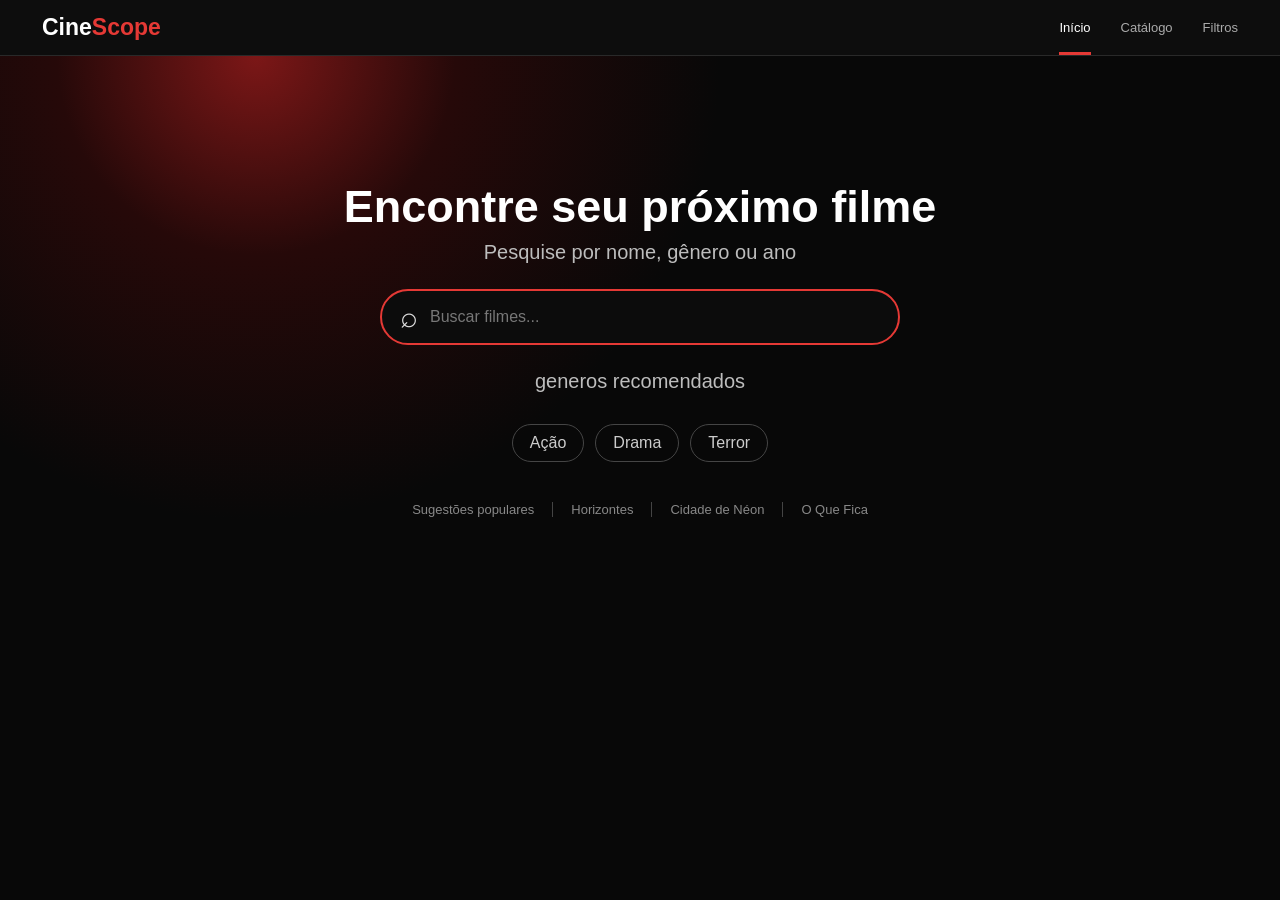
<file: index.html>
<!DOCTYPE html>
<html lang="pt-BR">
<head>
    <meta charset="UTF-8">
    <meta name="viewport" content="width=device-width, initial-scale=1.0">
    <title>CineScope</title>
    
    <link rel="stylesheet" href="css/style.css">
</head>

<body>

    <header>

        <div class="logo">
            Cine<span>Scope</span>
        </div>

        <nav>
            <a href="./index.html" class="ativo">Início</a>
            <a href="pages/catalogo.html" >Catálogo</a>
            <a href="pages/filtro.html">Filtros</a>
        </nav>

    </header>


    <main>

        <section class="conteudo">

            <h1>Encontre seu próximo filme</h1>

            <p>Pesquise por nome, gênero ou ano</p>


            <div class="pesquisa">

                <span>⌕</span>

                <input
                    type="text"
                    placeholder="Buscar filmes..."
                >

            </div>
            <p></p>
            <p>generos recomendados</p>
            <div class="generos">

            <a href="pages/acao.html">Ação</a>
            <a href="pages/drama.html">Drama</a>
            <a href="pages/terror.html">Terror</a>
            <!-- <a href="pages/comedia.html">Comédia</a>
            <a href="pages/ficcao.html">Ficção Científica</a>
            <a href="pages/documentario.html">Documentário</a> -->

            </div>


            <div class="sugestoes">

                <a href="#">Sugestões populares</a>
                <a href="#">Horizontes</a>
                <a href="#">Cidade de Néon</a>
                <a href="#">O Que Fica</a>

            </div>

        </section>

    </main>

</body>
</html>
</file>
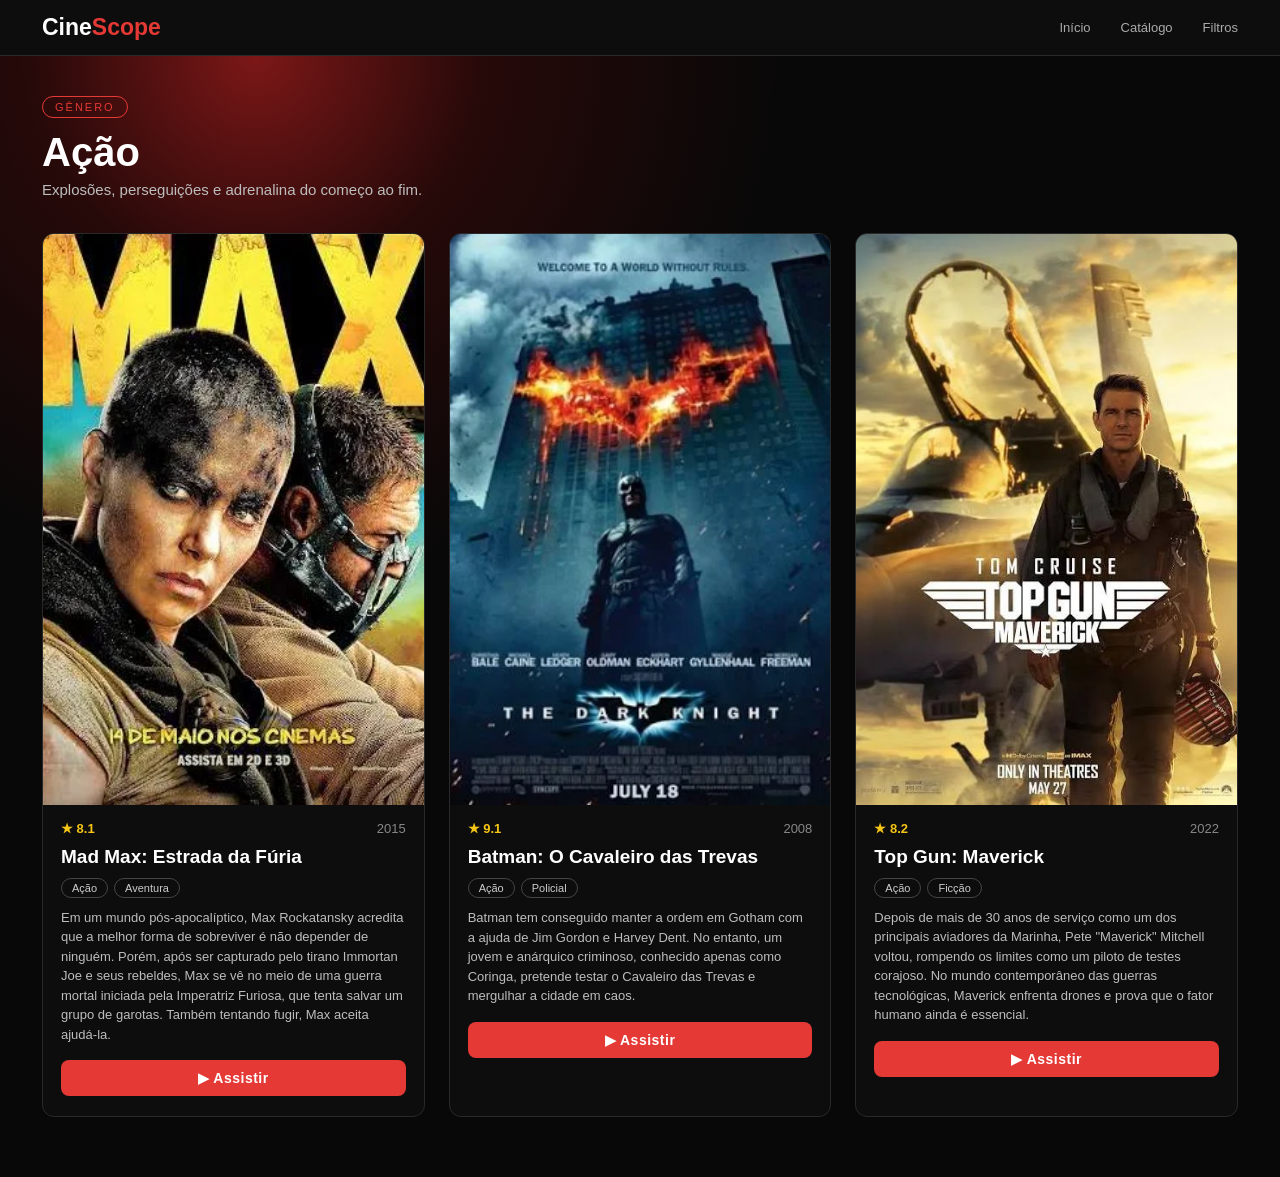
<file: pages/acao.html>
<!DOCTYPE html>
<html lang="pt-BR">
<head>
    <meta charset="UTF-8">
    <meta name="viewport" content="width=device-width, initial-scale=1.0">
    <title>Ação — CineScope</title>
    <link rel="stylesheet" href="../css/style.css">
    <link rel="stylesheet" href="../css/acao.css">
</head>
<body>

    <header>
        <div class="logo">Cine<span>Scope</span></div>
        <nav>
            <a href="../index.html">Início</a>
            <a href="catalogo.html" >Catálogo</a>
            <!-- <a href="#">Favoritos</a> -->
            <a href="filtro.html">Filtros</a>
        </nav>
    </header>

    <main class="pagina-genero">

        <div class="titulo-genero">
            <span class="tag">Gênero</span>
            <h1>Ação</h1>
            <p>Explosões, perseguições e adrenalina do começo ao fim.</p>
        </div>

        <div class="filmes-grid">

            <!-- ===== Filme 1 ===== -->
            <article class="filme-card">
                <img class="filme-capa"
                     src="../images/mad-max.webp"
                     alt="Capa do filme">
                <div class="filme-info">
                    <div class="filme-topo">
                        <span class="filme-nota">★ 8.1</span>
                        <span class="filme-ano">2015</span>
                    </div>
                    <h2 class="filme-nome">Mad Max: Estrada da Fúria</h2>
                    <div class="filme-generos">
                        <span>Ação</span>
                        <span>Aventura</span>
                    </div>
                    <p class="filme-sinopse">
                        Em um mundo pós-apocalíptico, Max Rockatansky acredita que a melhor forma de 
                        sobreviver é não depender de ninguém. Porém, após ser capturado pelo tirano 
                        Immortan Joe e seus rebeldes, Max se vê no meio de uma guerra mortal iniciada pela 
                        Imperatriz Furiosa, que tenta salvar um grupo de garotas. Também tentando fugir, 
                        Max aceita ajudá-la.
                    </p>
                    <a class="filme-assistir"
                       href="https://www.netflix.com/br/title/80025919"
                       target="_blank"
                       rel="noopener noreferrer">
                        ▶ Assistir
                    </a>
                </div>
            </article>

            <!-- ===== Filme 2 ===== -->
            <article class="filme-card">
                <img class="filme-capa"
                     src="../images/batman-cavaleiro.webp"
                     alt="Capa do filme">
                <div class="filme-info">
                    <div class="filme-topo">
                        <span class="filme-nota">★ 9.1</span>
                        <span class="filme-ano">2008</span>
                    </div>
                    <h2 class="filme-nome">Batman: O Cavaleiro das Trevas</h2>
                    <div class="filme-generos">
                        <span>Ação</span>
                        <span>Policial</span>
                    </div>
                    <p class="filme-sinopse">
                        Batman tem conseguido manter a ordem em Gotham com a ajuda de 
                        Jim Gordon e Harvey Dent. No entanto, um jovem e anárquico criminoso, 
                        conhecido apenas como Coringa, pretende testar o Cavaleiro das Trevas e 
                        mergulhar a cidade em caos.
                    </p>
                    <a class="filme-assistir"
                       href="https://www.primevideo.com/-/pt/detail/0JKQMPWCE3RTK5TFZCSIC3H7XO"
                       target="_blank"
                       rel="noopener noreferrer">
                        ▶ Assistir
                    </a>
                </div>
            </article>

            <!-- ===== Filme 3 ===== -->
            <article class="filme-card">
                <img class="filme-capa"
                     src="../images/Top-Gun-Maverickwebp.webp"
                     alt="Capa do filme">
                <div class="filme-info">
                    <div class="filme-topo">
                        <span class="filme-nota">★ 8.2</span>
                        <span class="filme-ano">2022</span>
                    </div>
                    <h2 class="filme-nome">Top Gun: Maverick</h2>
                    <div class="filme-generos">
                        <span>Ação</span>
                        <span>Ficção</span>
                    </div>
                    <p class="filme-sinopse">
                        Depois de mais de 30 anos de serviço como um dos principais 
                        aviadores da Marinha, Pete "Maverick" Mitchell voltou, 
                        rompendo os limites como um piloto de testes corajoso. 
                        No mundo contemporâneo das guerras tecnológicas, Maverick 
                        enfrenta drones e prova que o fator humano ainda é essencial.
                    </p>
                    <a class="filme-assistir"
                       href="https://www.netflix.com/br/title/81198910"
                       target="_blank"
                       rel="noopener noreferrer">
                        ▶ Assistir
                    </a>
                </div>
            </article>

        </div>

    </main>

</body>
</html>
</file>
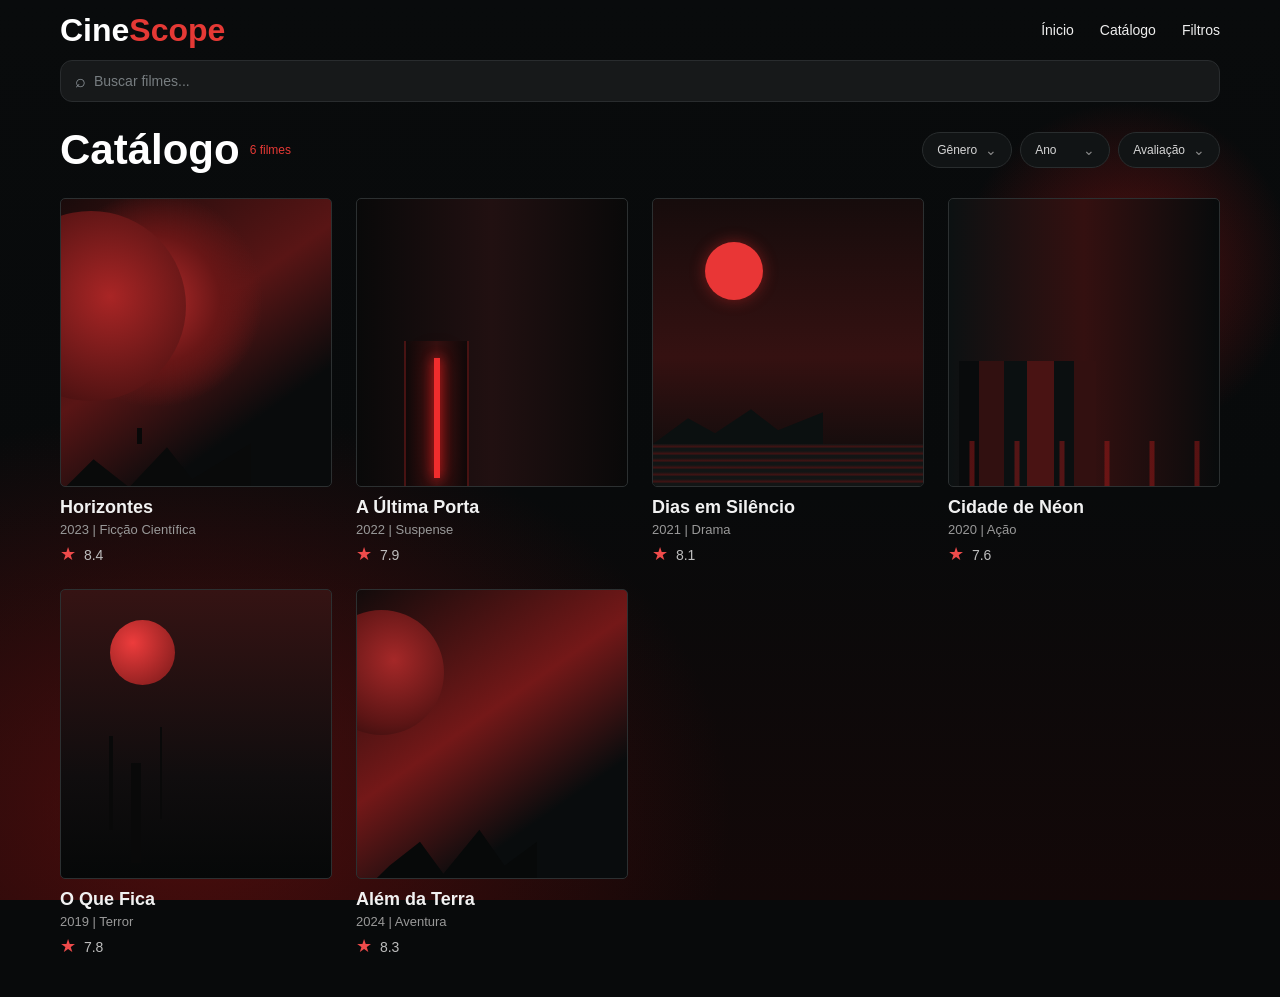
<file: pages/catalago.html>
<!DOCTYPE html>
<html lang="pt-BR">

<head>
    <meta charset="UTF-8">

    <meta name="viewport" content="width=device-width, initial-scale=1.0">

    <title>CineScope</title>  
    
    <link rel="stylesheet" href="../css/catalogo.css">
</head>

<body>

    <!-- Fundo da página -->
    <div class="fundo"></div>


    <!-- Conteúdo principal -->
    <main class="container">

        <!-- Cabeçalho -->
        <header>

            <!-- Logo -->
            <div class="logo">
                Cine<span>Scope</span>
            </div>


            <!-- Menu -->
            <nav>
                <a href="../index.html">Ínicio</a>
                <a href="pages/catalago.html" >Catálogo</a>
                <!-- <a href="#">Favoritos</a> -->
                <a href="../pages/filtro.html">Filtros</a>
            </nav>

        </header>


        <!-- Barra de pesquisa -->
        <div class="pesquisa">

            <span class="icone">⌕</span>

            <input
                type="text"
                placeholder="Buscar filmes..."
            >

        </div>


        <!-- Título do catálogo -->
        <section class="titulo-catalogo">

            <div>
                <h1>Catálogo</h1>

                <span>6 filmes</span>
            </div>


            <!-- Filtros -->
            <div class="filtros">

                <button>
                    Gênero
                    <span>⌄</span>
                </button>

                <button>
                    Ano
                    <span>⌄</span>
                </button>

                <button>
                    Avaliação
                    <span>⌄</span>
                </button>

            </div>

        </section>


        <!-- Catálogo de filmes -->
        <section class="catalogo">


            <!-- FILME 1 -->
            <article class="filme">

                <div class="poster poster1">

                    <!-- <span class="favorito">♡</span> -->

                    <div class="lua"></div>

                    <div class="montanha"></div>

                    <div class="personagem"></div>

                </div>


                <h2>Horizontes</h2>

                <p class="informacoes">
                    2023 | Ficção Científica
                </p>

                <p class="avaliacao">
                    <span>★</span> 8.4
                </p>

            </article>


            <!-- FILME 2 -->
            <article class="filme">

                <div class="poster poster2">

                    <!-- <span class="favorito">♡</span> -->

                    <div class="porta"></div>

                    <div class="luz"></div>

                </div>


                <h2>A Última Porta</h2>

                <p class="informacoes">
                    2022 | Suspense
                </p>

                <p class="avaliacao">
                    <span>★</span> 7.9
                </p>

            </article>


            <!-- FILME 3 -->
            <article class="filme">

                <div class="poster poster3">

                    <!-- <span class="favorito">♡</span> -->

                    <div class="sol"></div>

                    <div class="montanhas"></div>

                    <div class="agua"></div>

                </div>


                <h2>Dias em Silêncio</h2>

                <p class="informacoes">
                    2021 | Drama
                </p>

                <p class="avaliacao">
                    <span>★</span> 8.1
                </p>

            </article>


            <!-- FILME 4 -->
            <article class="filme">

                <div class="poster poster4">

                    <!-- <span class="favorito">♡</span> -->

                    <div class="predios"></div>

                    <div class="reflexo"></div>

                </div>


                <h2>Cidade de Néon</h2>

                <p class="informacoes">
                    2020 | Ação
                </p>

                <p class="avaliacao">
                    <span>★</span> 7.6
                </p>

            </article>


            <!-- FILME 5 -->
            <article class="filme">

                <div class="poster poster5">

                    <!-- <span class="favorito">♡</span> -->

                    <div class="lua-cheia"></div>

                    <div class="arvore"></div>

                </div>


                <h2>O Que Fica</h2>

                <p class="informacoes">
                    2019 | Terror
                </p>

                <p class="avaliacao">
                    <span>★</span> 7.8
                </p>

            </article>


            <!-- FILME 6 -->
            <article class="filme">

                <div class="poster poster6">

                    <!-- <span class="favorito">♡</span> -->

                    <div class="planeta"></div>

                    <div class="montanha-final"></div>

                </div>


                <h2>Além da Terra</h2>

                <p class="informacoes">
                    2024 | Aventura
                </p>

                <p class="avaliacao">
                    <span>★</span> 8.3
                </p>

            </article>

        </section>

    </main>

</body>

</html>
</file>
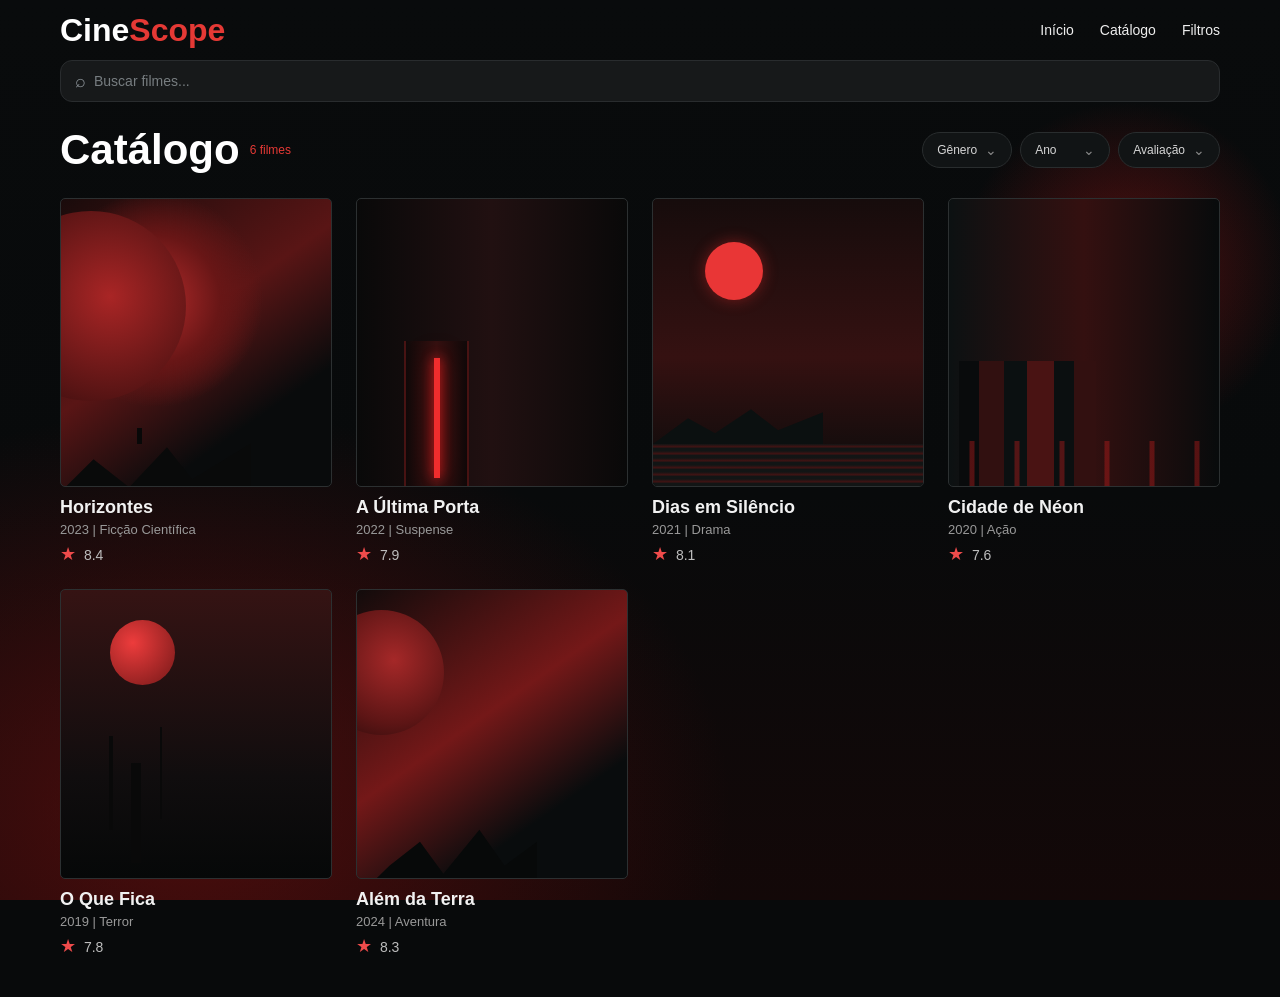
<file: pages/catalogo.html>
<!DOCTYPE html>
<html lang="pt-BR">

<head>
    <meta charset="UTF-8">

    <meta name="viewport" content="width=device-width, initial-scale=1.0">

    <title>CineScope</title>  
    
    <link rel="stylesheet" href="../css/catalogo.css">
</head>

<body>

    <!-- Fundo da página -->
    <div class="fundo"></div>


    <!-- Conteúdo principal -->
    <main class="container">

        <!-- Cabeçalho -->
        <header>

            <!-- Logo -->
            <div class="logo">
                Cine<span>Scope</span>
            </div>


            <!-- Menu -->
            <nav>
                <a href="../index.html">Início</a>
                <a href="catalogo.html">Catálogo</a>
                <!-- <a href="#">Favoritos</a> -->
                <a href="filtro.html">Filtros</a>
            </nav>

        </header>


        <!-- Barra de pesquisa -->
        <div class="pesquisa">

            <span class="icone">⌕</span>

            <input
                type="text"
                placeholder="Buscar filmes..."
            >

        </div>


        <!-- Título do catálogo -->
        <section class="titulo-catalogo">

            <div>
                <h1>Catálogo</h1>

                <span>6 filmes</span>
            </div>


            <!-- Filtros -->
            <div class="filtros">

                <button>
                    Gênero
                    <span>⌄</span>
                </button>

                <button>
                    Ano
                    <span>⌄</span>
                </button>

                <button>
                    Avaliação
                    <span>⌄</span>
                </button>

            </div>

        </section>


        <!-- Catálogo de filmes -->
        <section class="catalogo">


            <!-- FILME 1 -->
            <article class="filme">

                <div class="poster poster1">

                    <!-- <span class="favorito">♡</span> -->

                    <div class="lua"></div>

                    <div class="montanha"></div>

                    <div class="personagem"></div>

                </div>


                <h2>Horizontes</h2>

                <p class="informacoes">
                    2023 | Ficção Científica
                </p>

                <p class="avaliacao">
                    <span>★</span> 8.4
                </p>

            </article>


            <!-- FILME 2 -->
            <article class="filme">

                <div class="poster poster2">

                    <!-- <span class="favorito">♡</span> -->

                    <div class="porta"></div>

                    <div class="luz"></div>

                </div>


                <h2>A Última Porta</h2>

                <p class="informacoes">
                    2022 | Suspense
                </p>

                <p class="avaliacao">
                    <span>★</span> 7.9
                </p>

            </article>


            <!-- FILME 3 -->
            <article class="filme">

                <div class="poster poster3">

                    <!-- <span class="favorito">♡</span> -->

                    <div class="sol"></div>

                    <div class="montanhas"></div>

                    <div class="agua"></div>

                </div>


                <h2>Dias em Silêncio</h2>

                <p class="informacoes">
                    2021 | Drama
                </p>

                <p class="avaliacao">
                    <span>★</span> 8.1
                </p>

            </article>


            <!-- FILME 4 -->
            <article class="filme">

                <div class="poster poster4">

                    <!-- <span class="favorito">♡</span> -->

                    <div class="predios"></div>

                    <div class="reflexo"></div>

                </div>


                <h2>Cidade de Néon</h2>

                <p class="informacoes">
                    2020 | Ação
                </p>

                <p class="avaliacao">
                    <span>★</span> 7.6
                </p>

            </article>


            <!-- FILME 5 -->
            <article class="filme">

                <div class="poster poster5">

                    <!-- <span class="favorito">♡</span> -->

                    <div class="lua-cheia"></div>

                    <div class="arvore"></div>

                </div>


                <h2>O Que Fica</h2>

                <p class="informacoes">
                    2019 | Terror
                </p>

                <p class="avaliacao">
                    <span>★</span> 7.8
                </p>

            </article>


            <!-- FILME 6 -->
            <article class="filme">

                <div class="poster poster6">

                    <!-- <span class="favorito">♡</span> -->

                    <div class="planeta"></div>

                    <div class="montanha-final"></div>

                </div>


                <h2>Além da Terra</h2>

                <p class="informacoes">
                    2024 | Aventura
                </p>

                <p class="avaliacao">
                    <span>★</span> 8.3
                </p>

            </article>

        </section>

    </main>

</body>

</html>
</file>
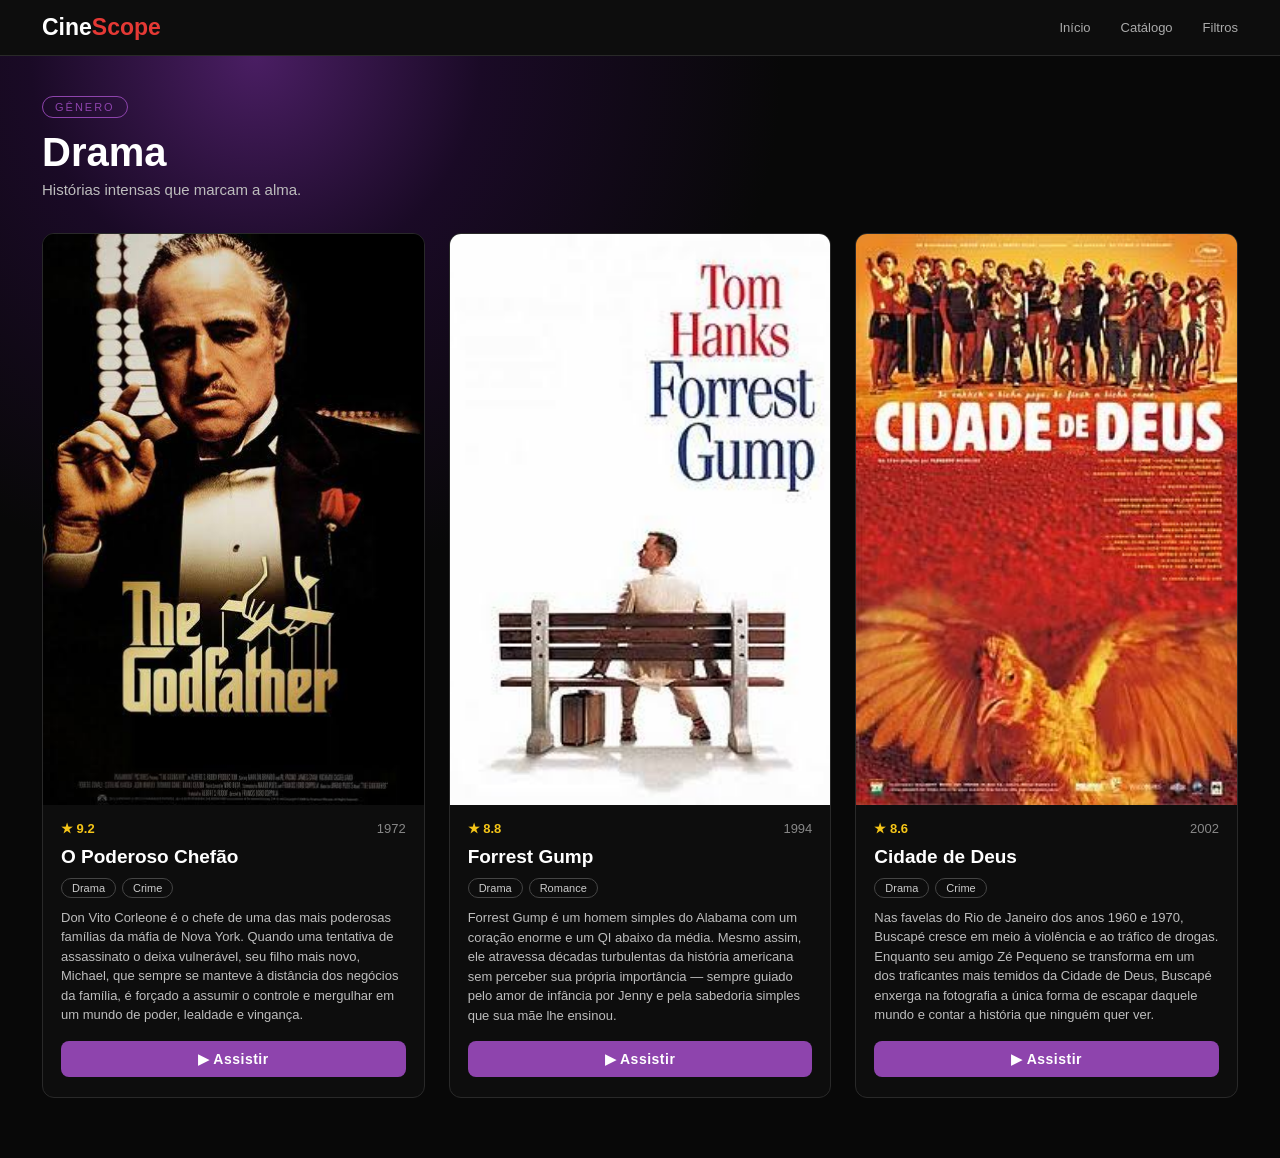
<file: pages/drama.html>
<!DOCTYPE html>
<html lang="pt-BR">
<head>
    <meta charset="UTF-8">
    <meta name="viewport" content="width=device-width, initial-scale=1.0">
    <title>Drama — CineScope</title>
    <link rel="stylesheet" href="../css/style.css">
    <link rel="stylesheet" href="../css/drama.css">
</head>
<body>

    <header>
        <div class="logo">Cine<span>Scope</span></div>
        <nav>
            <a href="../index.html">Início</a>
            <a href="catalogo.html" >Catálogo</a>
            <!-- <a href="#">Favoritos</a> -->
            <a href="filtro.html">Filtros</a>
        </nav>
    </header>

    <main class="pagina-genero">

        <div class="titulo-genero">
            <span class="tag">Gênero</span>
            <h1>Drama</h1>
            <p>Histórias intensas que marcam a alma.</p>
        </div>

        <div class="filmes-grid">

            <!-- ===== Filme 1 ===== -->
            <article class="filme-card">
                <img class="filme-capa"
                     src="../images/o-poderoso-chefao.jpg"
                     alt="Capa do filme">
                <div class="filme-info">
                    <div class="filme-topo">
                        <span class="filme-nota">★ 9.2</span>
                        <span class="filme-ano">1972</span>
                    </div>
                    <h2 class="filme-nome">O Poderoso Chefão</h2>
                    <div class="filme-generos">
                        <span>Drama</span>
                        <span>Crime</span>
                    </div>
                    <p class="filme-sinopse">
                        Don Vito Corleone é o chefe de uma das mais poderosas
                        famílias da máfia de Nova York. Quando uma tentativa de
                        assassinato o deixa vulnerável, seu filho mais novo,
                        Michael, que sempre se manteve à distância dos negócios
                        da família, é forçado a assumir o controle e mergulhar
                        em um mundo de poder, lealdade e vingança.
                    </p>
                    <a class="filme-assistir"
                       href="https://www.netflix.com/br/title/60011152"
                       target="_blank"
                       rel="noopener noreferrer">
                        ▶ Assistir
                    </a>
                </div>
            </article>

            <!-- ===== Filme 2 ===== -->
            <article class="filme-card">
                <img class="filme-capa"
                     src="../images/forest-gump.jpg"
                     alt="Capa do filme">
                <div class="filme-info">
                    <div class="filme-topo">
                        <span class="filme-nota">★ 8.8</span>
                        <span class="filme-ano">1994</span>
                    </div>
                    <h2 class="filme-nome">Forrest Gump</h2>
                    <div class="filme-generos">
                        <span>Drama</span>
                        <span>Romance</span>
                    </div>
                    <p class="filme-sinopse">
                        Forrest Gump é um homem simples do Alabama com um coração
                        enorme e um QI abaixo da média. Mesmo assim, ele atravessa
                        décadas turbulentas da história americana sem perceber
                        sua própria importância — sempre guiado pelo amor de
                        infância por Jenny e pela sabedoria simples que sua mãe
                        lhe ensinou.
                    </p>
                    <a class="filme-assistir"
                       href="https://www.netflix.com/br/title/60000724"
                       target="_blank"
                       rel="noopener noreferrer">
                        ▶ Assistir
                    </a>
                </div>
            </article>

            <!-- ===== Filme 3 ===== -->
            <article class="filme-card">
                <img class="filme-capa"
                     src="../images/CDD.jpg"
                     alt="Capa do filme">
                <div class="filme-info">
                    <div class="filme-topo">
                        <span class="filme-nota">★ 8.6</span>
                        <span class="filme-ano">2002</span>
                    </div>
                    <h2 class="filme-nome">Cidade de Deus</h2>
                    <div class="filme-generos">
                        <span>Drama</span>
                        <span>Crime</span>
                    </div>
                    <p class="filme-sinopse">
                        Nas favelas do Rio de Janeiro dos anos 1960 e 1970,
                        Buscapé cresce em meio à violência e ao tráfico de drogas.
                        Enquanto seu amigo Zé Pequeno se transforma em um dos
                        traficantes mais temidos da Cidade de Deus, Buscapé
                        enxerga na fotografia a única forma de escapar daquele
                        mundo e contar a história que ninguém quer ver.
                    </p>
                    <a class="filme-assistir"
                       href="https://www.netflix.com/br/title/60026106"
                       target="_blank"
                       rel="noopener noreferrer">
                        ▶ Assistir
                    </a>
                </div>
            </article>

        </div>

    </main>

</body>
</html>
</file>
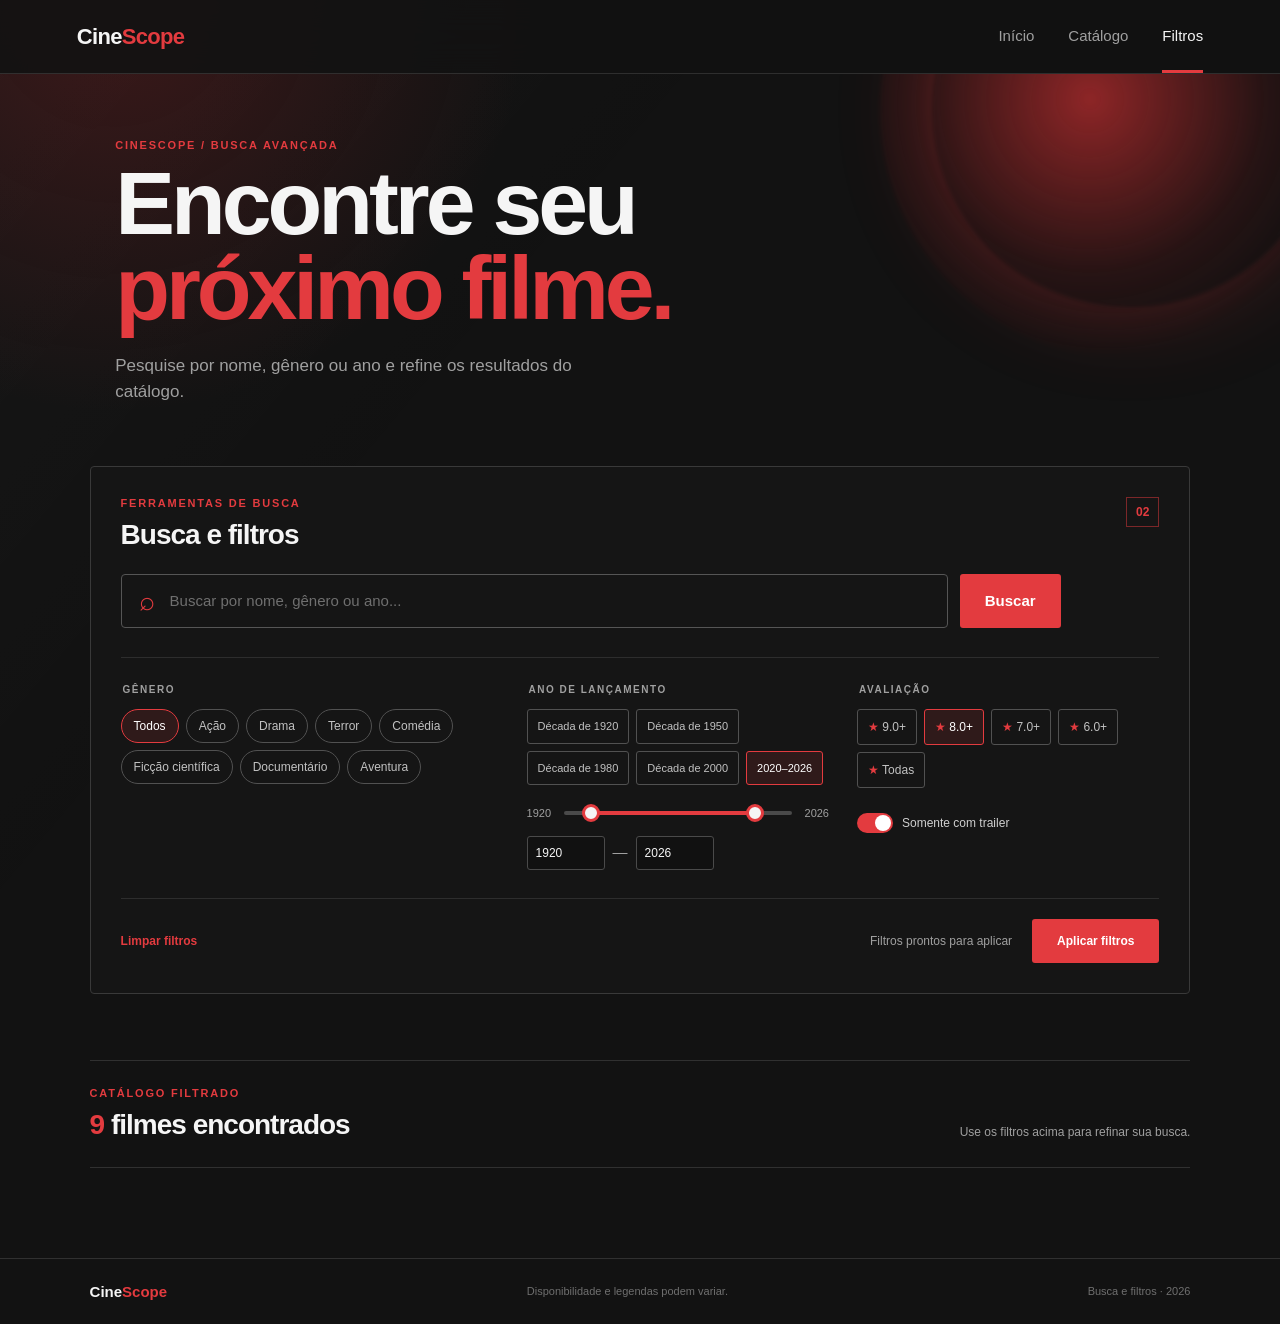
<file: pages/filtro.html>
<!doctype html>
<html lang="pt-BR">
<head>
  <meta charset="UTF-8" />
  <meta name="viewport" content="width=device-width, initial-scale=1.0" />

  <meta
    name="description"
    content="CineScope — busca e filtros de filmes."
  />

  <title>CineScope — Busca e filtros</title>

  <!-- CSS da página -->
  <link rel="stylesheet" href="../css/filtro.css" />
</head>

<body>

  <!-- ============================
       CABEÇALHO
       ============================ -->

  <header class="site-header">

    <a class="brand" href="#filtros">
      <span>Cine</span><strong>Scope</strong>
    </a>

    <nav class="main-nav" aria-label="Navegação principal">
      <a href="../index.html">Início</a>
      <a href="catalogo.html">Catálogo</a>
      <a href="filtro.html" class="active">Filtros</a>
    </nav>

  </header>


  <main>

    <!-- ============================
         APRESENTAÇÃO
         ============================ -->

    <section class="hero" id="filtros">

      <div class="hero-copy">

        <p class="eyebrow">
          CINESCOPE / BUSCA AVANÇADA
        </p>

        <h1>
          Encontre seu<br />
          <em>próximo filme.</em>
        </h1>

        <p class="hero-text">
          Pesquise por nome, gênero ou ano e refine os resultados do catálogo.
        </p>

      </div>

      <div
        class="hero-orbit"
        aria-hidden="true">
      </div>

    </section>


    <!-- ============================
         PAINEL DE BUSCA
         ============================ -->

    <section
      class="search-panel"
      aria-labelledby="titulo-filtros"
    >

      <div class="panel-title">

        <div>

          <p class="eyebrow">
            FERRAMENTAS DE BUSCA
          </p>

          <h2 id="titulo-filtros">
            Busca e filtros
          </h2>

        </div>

        <span class="panel-index">
          02
        </span>

      </div>


      <!-- ============================
           BUSCA
           ============================ -->

      <form
        action="#resultados"
        class="search-row"
      >

        <label class="search-box">

          <span aria-hidden="true">
            ⌕
          </span>

          <input
            type="search"
            name="busca"
            placeholder="Buscar por nome, gênero ou ano..."
          />

        </label>

        <button
          class="button button-red"
          type="submit"
        >
          Buscar
        </button>

      </form>


      <!-- ============================
           FILTROS
           ============================ -->

      <div class="filter-grid">


        <!-- ============================
             FILTRO DE GÊNERO
             ============================ -->

        <fieldset class="filter-group">

          <legend>
            Gênero
          </legend>

          <div class="chips">

            <label class="chip selected">
              <input
                type="radio"
                name="genero"
                value="todos"
                checked
              />
              Todos
            </label>

            <label class="chip">
              <input
                type="radio"
                name="genero"
                value="acao"
              />
              Ação
            </label>

            <label class="chip">
              <input
                type="radio"
                name="genero"
                value="drama"
              />
              Drama
            </label>

            <label class="chip">
              <input
                type="radio"
                name="genero"
                value="terror"
              />
              Terror
            </label>

            <label class="chip">
              <input
                type="radio"
                name="genero"
                value="comedia"
              />
              Comédia
            </label>

            <label class="chip">
              <input
                type="radio"
                name="genero"
                value="ficcao"
              />
              Ficção científica
            </label>

            <label class="chip">
              <input
                type="radio"
                name="genero"
                value="documentario"
              />
              Documentário
            </label>

            <label class="chip">
              <input
                type="radio"
                name="genero"
                value="aventura"
              />
              Aventura
            </label>

          </div>

        </fieldset>


        <!-- ============================
             FILTRO DE ANO
             ============================ -->

        <fieldset class="filter-group">

          <legend>
            Ano de lançamento
          </legend>

          <div class="decades">

            <label>
              <input
                type="radio"
                name="ano"
                value="1920"
              />
              Década de 1920
            </label>

            <label>
              <input
                type="radio"
                name="ano"
                value="1950"
              />
              Década de 1950
            </label>

            <label>
              <input
                type="radio"
                name="ano"
                value="1980"
              />
              Década de 1980
            </label>

            <label>
              <input
                type="radio"
                name="ano"
                value="2000"
              />
              Década de 2000
            </label>

            <label class="active">
              <input
                type="radio"
                name="ano"
                value="2020-2026"
                checked
              />
              2020–2026
            </label>

          </div>


          <div class="range-row">

            <span>
              1920
            </span>

            <div class="range-line">
              <i></i>
            </div>

            <span>
              2026
            </span>

          </div>


          <div class="year-inputs">

            <input
              type="number"
              name="ano-inicial"
              value="1920"
              min="1888"
              max="2026"
              aria-label="Ano inicial"
            />

            <span>
              —
            </span>

            <input
              type="number"
              name="ano-final"
              value="2026"
              min="1888"
              max="2026"
              aria-label="Ano final"
            />

          </div>

        </fieldset>


        <!-- ============================
             FILTRO DE AVALIAÇÃO
             ============================ -->

        <fieldset class="filter-group rating-group">

          <legend>
            Avaliação
          </legend>

          <div class="rating-options">

            <label>
              <input
                type="radio"
                name="avaliacao"
                value="9"
              />
              ★ 9.0+
            </label>

            <label class="active">
              <input
                type="radio"
                name="avaliacao"
                value="8"
                checked
              />
              ★ 8.0+
            </label>

            <label>
              <input
                type="radio"
                name="avaliacao"
                value="7"
              />
              ★ 7.0+
            </label>

            <label>
              <input
                type="radio"
                name="avaliacao"
                value="6"
              />
              ★ 6.0+
            </label>

            <label>
              <input
                type="radio"
                name="avaliacao"
                value="todas"
              />
              ★ Todas
            </label>

          </div>


          <!-- ============================
               FILTRO DE TRAILER
               ============================ -->

          <label class="toggle-line">

            <input
              type="checkbox"
              name="trailer"
              checked
            />

            <span
              class="toggle"
              aria-hidden="true">
            </span>

            <span>
              Somente com trailer
            </span>

          </label>

        </fieldset>

      </div>


      <!-- ============================
           AÇÕES DOS FILTROS
           ============================ -->

      <div class="filter-footer">

        <a
          href="#filtros"
          class="clear-link"
        >
          Limpar filtros
        </a>

        <div class="filter-actions">

          <span>
            Filtros prontos para aplicar
          </span>

          <button
            class="button button-red"
            type="submit"
          >
            Aplicar filtros
          </button>

        </div>

      </div>

    </section>


    <!-- ============================
         RESULTADOS
         ============================ -->

    <section
      class="results"
      id="resultados"
      aria-live="polite"
    >

      <div>

        <p class="eyebrow">
          CATÁLOGO FILTRADO
        </p>

        <h2>
          <strong>9</strong> filmes encontrados
        </h2>

      </div>

      <div class="result-note">
        Use os filtros acima para refinar sua busca.
      </div>

    </section>

  </main>


  <!-- ============================
       RODAPÉ
       ============================ -->

  <footer class="site-footer">

    <span>
      Cine<strong>Scope</strong>
    </span>

    <span>
      Disponibilidade e legendas podem variar.
    </span>

    <span>
      Busca e filtros · 2026
    </span>

  </footer>

</body>
</html>
</file>
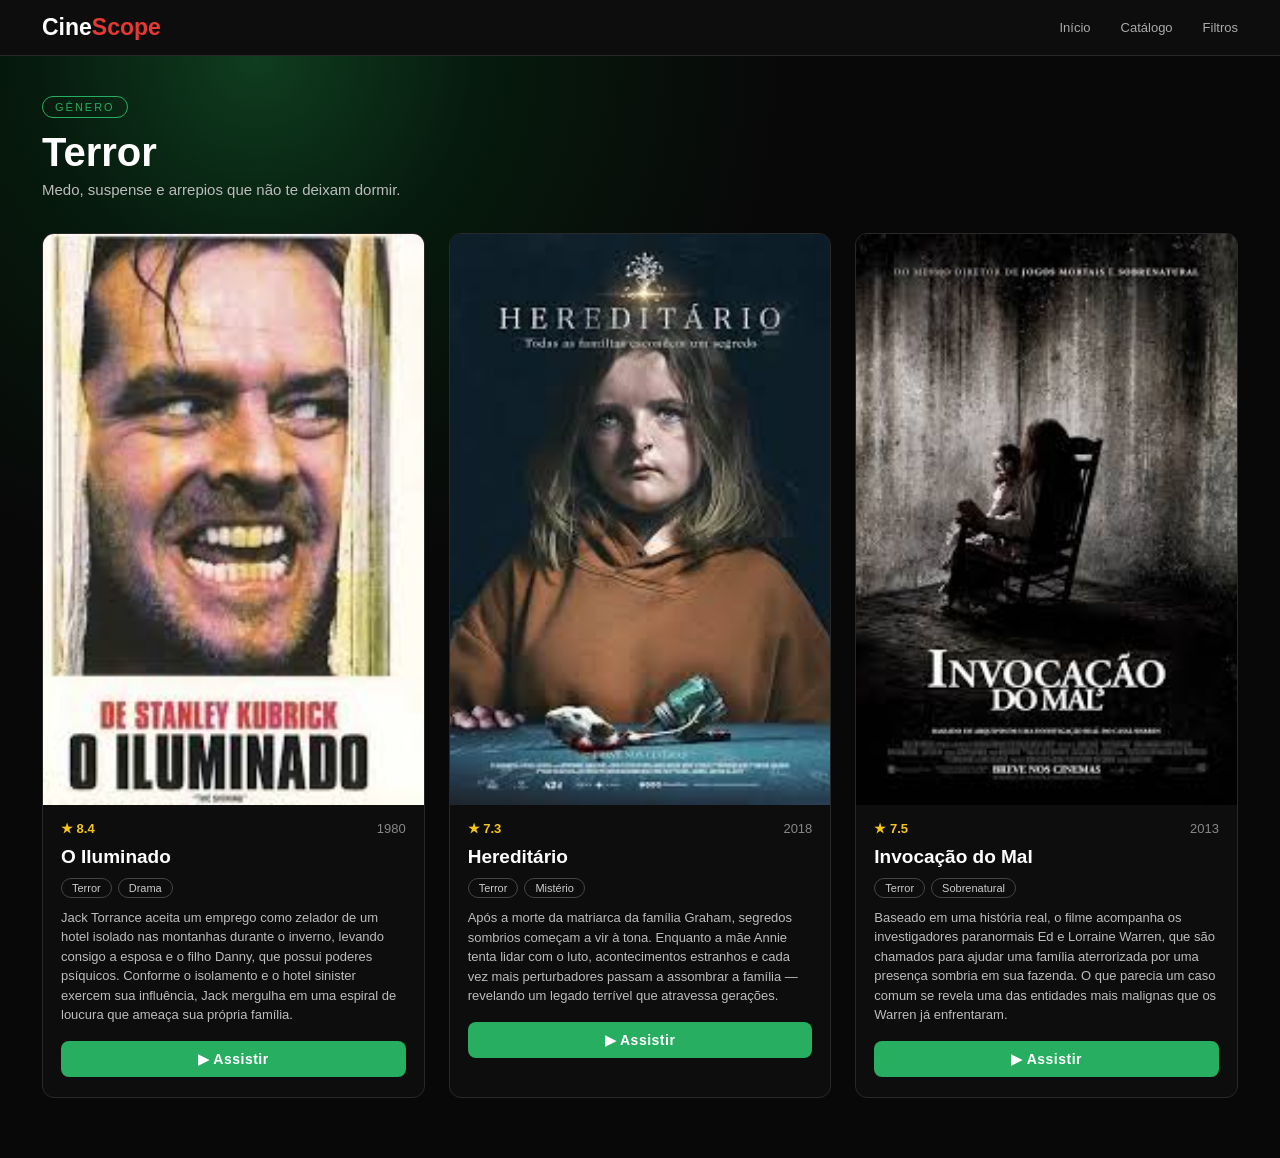
<file: pages/terror.html>
<!DOCTYPE html>
<html lang="pt-BR">
<head>
    <meta charset="UTF-8">
    <meta name="viewport" content="width=device-width, initial-scale=1.0">
    <title>Terror — CineScope</title>
    <link rel="stylesheet" href="../css/style.css">
    <link rel="stylesheet" href="../css/terror.css">
</head>
<body>

    <header>
        <div class="logo">Cine<span>Scope</span></div>
        <nav>
            <a href="../index.html">Início</a>
            <a href="catalogo.html" >Catálogo</a>
            <!-- <a href="#">Favoritos</a> -->
            <a href="filtro.html">Filtros</a>
        </nav>
    </header>

    <main class="pagina-genero">

        <div class="titulo-genero">
            <span class="tag">Gênero</span>
            <h1>Terror</h1>
            <p>Medo, suspense e arrepios que não te deixam dormir.</p>
        </div>

        <div class="filmes-grid">

            <!-- ===== Filme 1 ===== -->
            <article class="filme-card">
                <img class="filme-capa"
                     src="../images/iluminado.jpg"
                     alt="Capa do filme">
                <div class="filme-info">
                    <div class="filme-topo">
                        <span class="filme-nota">★ 8.4</span>
                        <span class="filme-ano">1980</span>
                    </div>
                    <h2 class="filme-nome">O Iluminado</h2>
                    <div class="filme-generos">
                        <span>Terror</span>
                        <span>Drama</span>
                    </div>
                    <p class="filme-sinopse">
                        Jack Torrance aceita um emprego como zelador de um
                        hotel isolado nas montanhas durante o inverno, levando
                        consigo a esposa e o filho Danny, que possui poderes
                        psíquicos. Conforme o isolamento e o hotel sinister
                        exercem sua influência, Jack mergulha em uma espiral
                        de loucura que ameaça sua própria família.
                    </p>
                    <a class="filme-assistir"
                       href="https://www.primevideo.com/-/pt/detail/0QZQOWZSOB60BFJFH7T9V92JW2"
                       target="_blank"
                       rel="noopener noreferrer">
                        ▶ Assistir
                    </a>
                </div>
            </article>

            <!-- ===== Filme 2 ===== -->
            <article class="filme-card">
                <img class="filme-capa"
                     src="../images/hereditário.jpg"
                     alt="Capa do filme">
                <div class="filme-info">
                    <div class="filme-topo">
                        <span class="filme-nota">★ 7.3</span>
                        <span class="filme-ano">2018</span>
                    </div>
                    <h2 class="filme-nome">Hereditário</h2>
                    <div class="filme-generos">
                        <span>Terror</span>
                        <span>Mistério</span>
                    </div>
                    <p class="filme-sinopse">
                        Após a morte da matriarca da família Graham, segredos
                        sombrios começam a vir à tona. Enquanto a mãe Annie
                        tenta lidar com o luto, acontecimentos estranhos e
                        cada vez mais perturbadores passam a assombrar a
                        família — revelando um legado terrível que atravessa
                        gerações.
                    </p>
                    <a class="filme-assistir"
                       href="https://www.primevideo.com/detail/0H3WZ5T8Y7J4NQ2K6L9P1R3M5V"
                       target="_blank"
                       rel="noopener noreferrer">
                        ▶ Assistir
                    </a>
                </div>
            </article>

            <!-- ===== Filme 3 ===== -->
            <article class="filme-card">
                <img class="filme-capa"
                     src="../images/invocação-do-mal.jpg"
                     alt="Capa do filme">
                <div class="filme-info">
                    <div class="filme-topo">
                        <span class="filme-nota">★ 7.5</span>
                        <span class="filme-ano">2013</span>
                    </div>
                    <h2 class="filme-nome">Invocação do Mal</h2>
                    <div class="filme-generos">
                        <span>Terror</span>
                        <span>Sobrenatural</span>
                    </div>
                    <p class="filme-sinopse">
                        Baseado em uma história real, o filme acompanha os
                        investigadores paranormais Ed e Lorraine Warren,
                        que são chamados para ajudar uma família aterrorizada
                        por uma presença sombria em sua fazenda. O que
                        parecia um caso comum se revela uma das entidades
                        mais malignas que os Warren já enfrentaram.
                    </p>
                    <a class="filme-assistir"
                       href="https://www.primevideo.com/-/pt/detail/0HX4ESOLA3Q3YD2ILLZLB8MQV7"
                       target="_blank"
                       rel="noopener noreferrer">
                        ▶ Assistir
                    </a>
                </div>
            </article>

        </div>

    </main>

</body>
</html>
</file>
<file: css/style.css>
* {
    margin: 0;
    padding: 0;
    box-sizing: border-box;
}

body {
    background: #080808;
    color: white;
    font-family: Arial, sans-serif;
}

header {
    height: 56px;

    display: flex;
    align-items: center;
    justify-content: space-between;
    padding: 0 42px;
    background: #0d0d0d;
     border-bottom: 1px solid #292929;
}
.logo {
    font-size: 23px;
    font-weight: bold;
}

.logo span {
    color: #e53935;
}
nav {
    display: flex;
    gap: 30px;
    height: 100%;
}

nav a {
    position: relative;

    display: flex;
    align-items: center;

    color: #aaa;

    text-decoration: none;

    font-size: 13px;
}

nav a:hover {
    color: white;
}

nav .ativo {
    color: white;
}

nav .ativo::after {
    content: "";

    position: absolute;

    bottom: 0;
    left: 0;

    width: 100%;
    height: 3px;

    background: #e53935;
}
main {
    min-height: calc(100vh - 56px);

    position: relative;

    overflow: hidden;

    background:
        radial-gradient(
            circle at 20% 0%,
            #7c1717 0%,
            #260909 15%,
            #080808 35%
        );
}


.conteudo {
    position: relative;

    text-align: center;

    padding-top: 125px;
}


.conteudo h1 {
    font-size: 45px;

    margin-bottom: 8px;
}



.conteudo p {
    color: #bdbdbd;

    font-size: 20px;

    margin-bottom: 25px;
}


.pesquisa {
    width: 520px;
    height: 56px;

    margin: auto;

    display: flex;
    align-items: center;

    padding: 0 18px;

    border: 2px solid #e53935;

    border-radius: 30px;

    background: #0c0c0c;
}



.pesquisa span {
    color: #ddd;

    font-size: 30px;

    margin-right: 12px;
}



.pesquisa input {
    width: 100%;

    border: none;
    outline: none;

    background: transparent;

    color: white;

    font-size: 16px;
}

.pesquisa input::placeholder {
    color: #777;
}



.generos {
    margin-top: 31px;

    display: flex;

    justify-content: center;

    gap: 11px;

    flex-wrap: wrap;
}

.generos a {
    padding: 9px 17px;

    border: 1px solid #454545;

    border-radius: 22px;

    background: transparent;

    color: #ccc;

    cursor: pointer;
}
.generos button {
    padding: 9px 17px;

    border: 1px solid #454545;

    border-radius: 22px;

    background: transparent;

    color: #ccc;

    cursor: pointer;
}

.generos button:hover {
    border-color: #e53935;

    color: white;
}
a {
    text-decoration: none;
}


.sugestoes {
    margin-top: 40px;

    display: flex;

    justify-content: center;
}

.sugestoes a {
    padding: 0 18px;

    color: #888;

    font-size: 13px;

    text-decoration: none;

    border-right: 1px solid #444;
}

.sugestoes a:last-child {
    border-right: none;
}

.sugestoes a:hover {
    color: white;
}


@media (max-width: 650px) {

    header {
        padding: 0 20px;
    }

    .conteudo {
        padding: 80px 20px;
    }

    .conteudo h1 {
        font-size: 32px;
    }

    .conteudo p {
        font-size: 16px;
    }

    .pesquisa {
        width: 100%;
    }

    .generos {
        gap: 8px;
    }

    .sugestoes {
        flex-wrap: wrap;
        gap: 15px;
    }

    .sugestoes a {
        border: none;
    }
}
</file>
<file: css/acao.css>
/* ============================
   PÁGINA: AÇÃO
   ============================ */

/* Cor de destaque exclusiva deste gênero */
:root {
    --acento: #e53935;
    --acento-glow: #7c1717;
    --acento-fade: #260909;
}

.pagina-genero {
    min-height: calc(100vh - 56px);
    padding: 40px 42px 60px;
    background:
        radial-gradient(
            circle at 20% 0%,
            var(--acento-glow) 0%,
            var(--acento-fade) 15%,
            #080808 35%
        );
}

.titulo-genero {
    margin-bottom: 35px;
}

.titulo-genero .tag {
    display: inline-block;
    font-size: 11px;
    letter-spacing: 2px;
    text-transform: uppercase;
    color: var(--acento);
    border: 1px solid var(--acento);
    border-radius: 20px;
    padding: 4px 12px;
    margin-bottom: 12px;
}

.titulo-genero h1 {
    font-size: 40px;
    margin-bottom: 6px;
}

.titulo-genero p {
    color: #bdbdbd;
    font-size: 15px;
}

.filmes-grid {
    display: grid;
    grid-template-columns: repeat(3, 1fr);
    gap: 24px;
}

.filme-card {
    background: #0d0d0d;
    border: 1px solid #292929;
    border-radius: 12px;
    overflow: hidden;
    display: flex;
    flex-direction: column;
    transition: transform .2s, border-color .2s;
}

.filme-card:hover {
    transform: translateY(-4px);
    border-color: var(--acento);
}

.filme-capa {
    width: 100%;
    aspect-ratio: 2 / 3;
    object-fit: cover;
    display: block;
    background: #1a1a1a;
}

.filme-info {
    padding: 16px 18px 20px;
    display: flex;
    flex-direction: column;
    gap: 10px;
}

.filme-topo {
    display: flex;
    justify-content: space-between;
    align-items: center;
    font-size: 13px;
    color: #aaa;
}

.filme-nota {
    color: #f5c518;
    font-weight: bold;
}

.filme-ano {
    color: #888;
}

.filme-nome {
    font-size: 19px;
    color: #fff;
}

.filme-generos {
    display: flex;
    flex-wrap: wrap;
    gap: 6px;
}

.filme-generos span {
    font-size: 11px;
    padding: 3px 10px;
    border: 1px solid #454545;
    border-radius: 14px;
    color: #ccc;
}

.filme-sinopse {
    font-size: 13px;
    line-height: 1.5;
    color: #bdbdbd;
}

.filme-assistir {
    display: block;
    margin-top: 6px;
    padding: 10px 16px;
    text-align: center;
    background: var(--acento);
    color: #fff;
    font-size: 14px;
    font-weight: bold;
    letter-spacing: .5px;
    text-decoration: none;
    border-radius: 8px;
    transition: filter .2s, transform .2s;
}

.filme-assistir:hover {
    filter: brightness(1.15);
    transform: translateY(-1px);
}

.filme-assistir:active {
    transform: translateY(0);
}

@media (max-width: 900px) {
    .filmes-grid {
        grid-template-columns: repeat(2, 1fr);
    }
}

@media (max-width: 650px) {
    .pagina-genero {
        padding: 30px 20px 50px;
    }
    .titulo-genero h1 {
        font-size: 30px;
    }
    .filmes-grid {
        grid-template-columns: 1fr;
        gap: 20px;
    }
}
</file>
<file: css/catalogo.css>
* {
    margin: 0;
    padding: 0;
    box-sizing: border-box;
}

body {
    background: #080a0b;
    color: white;
    font-family: Arial, Helvetica, sans-serif;
    min-height: 100vh;
}

.fundo {
    position: fixed;
    inset: 0;
    z-index: -1;
    background:
        radial-gradient(circle at 88% 30%, rgba(150, 20, 20, 0.55), transparent 13%),
        radial-gradient(ellipse at 15% 90%, rgba(100, 15, 15, 0.7), transparent 35%),
        linear-gradient(180deg, #090b0c 0%, #080a0b 55%, #130808 100%);
}

/* CONTAINER CORRIGIDO */
.container {
    width: 100%;
    max-width: 1200px;
    margin: 0 auto;
    padding: 0 20px 40px;
}

/* CABEÇALHO */

header {
    height: 60px;
    display: flex;
    align-items: center;
    justify-content: space-between;
}

.logo {
    font-size: 32px;
    font-weight: bold;
}

.logo span {
    color: #e53935;
}

nav {
    display: flex;
    gap: 26px;
}

nav a {
    color: #eeeeee;
    text-decoration: none;
    font-size: 14px;
    transition: .3s;
}

nav a:hover {
    color: #e53935;
}

/* PESQUISA */

.pesquisa {
    height: 42px;
    width: 100%;
    display: flex;
    align-items: center;
    padding: 0 14px;
    background: #17191a;
    border: 1px solid #292c2e;
    border-radius: 12px;
}

.icone {
    color: #8d9499;
    font-size: 18px;
    margin-right: 8px;
}

.pesquisa input {
    width: 100%;
    background: transparent;
    border: none;
    outline: none;
    color: white;
    font-size: 14px;
}

.pesquisa input::placeholder {
    color: #777d80;
}

/* TÍTULO */

.titulo-catalogo {
    margin-top: 24px;
    display: flex;
    justify-content: space-between;
    align-items: center;
    flex-wrap: wrap;
    gap: 16px;
}

.titulo-catalogo > div:first-child {
    display: flex;
    align-items: center;
    gap: 10px;
}

.titulo-catalogo h1 {
    font-size: 42px;
}

.titulo-catalogo span {
    color: #e53935;
    font-size: 12px;
}

/* FILTROS */

.filtros {
    display: flex;
    gap: 8px;
}

.filtros button {
    min-width: 90px;
    height: 36px;
    padding: 0 14px;
    display: flex;
    align-items: center;
    justify-content: space-between;
    gap: 8px;
    background: #111415;
    color: #d6d6d6;
    border: 1px solid #292d2e;
    border-radius: 18px;
    font-size: 12px;
    cursor: pointer;
    transition: .3s;
}

.filtros button span {
    color: #888;
    font-size: 14px;
}

.filtros button:hover {
    border-color: #e53935;
}

/* CATÁLOGO RESPONSIVO */

.catalogo {
    margin-top: 24px;
    display: grid;
    grid-template-columns: repeat(auto-fit, minmax(220px, 1fr));
    gap: 24px;
}

.filme {
    width: 100%;
}

.poster {
    width: 100%;
    aspect-ratio: 157/167;
    position: relative;
    overflow: hidden;
    border: 1px solid #2c3031;
    border-radius: 5px;
    background: #101213;
}

.favorito {
    position: absolute;
    top: 7px;
    right: 7px;
    z-index: 5;
    color: #ef5757;
    font-size: 21px;
    line-height: 1;
    cursor: pointer;
}

/* POSTER 1 */

.poster1 {
    background:
        radial-gradient(circle at 35% 35%, #b52b2b 0%, #681616 25%, transparent 42%),
        linear-gradient(145deg, #190b0b, #591515 45%, #090b0c 75%);
}

.poster1 .lua {
    position: absolute;
    width: 190px;
    height: 190px;
    border-radius: 50%;
    left: -65px;
    top: 12px;
    background: radial-gradient(circle at 60% 45%, #a92525, #571414 65%, #250909);
}

.poster1 .montanha {
    position: absolute;
    bottom: -25px;
    left: -20px;
    width: 210px;
    height: 80px;
    background: #090a0a;
    clip-path: polygon(
        0 100%,25% 35%,42% 70%,60% 20%,72% 60%,100% 15%,100% 100%
    );
}

.poster1 .personagem {
    position: absolute;
    bottom: 42px;
    left: 76px;
    width: 5px;
    height: 16px;
    background: #080808;
}

/* POSTER 2 */

.poster2 {
    background: linear-gradient(90deg,#090909,#211011,#090909);
}

.poster2 .porta {
    position: absolute;
    bottom: 0;
    left: 47px;
    width: 65px;
    height: 145px;
    background: linear-gradient(90deg,#100909,#331010,#100909);
    border-left: 2px solid #481313;
    border-right: 2px solid #481313;
}

.poster2 .luz {
    position: absolute;
    bottom: 8px;
    left: 77px;
    width: 6px;
    height: 120px;
    background: #ef2d2d;
    box-shadow:
        0 0 12px #e51d1d,
        0 0 25px rgba(229,29,29,.6);
}

/* POSTER 3 */

.poster3 {
    background: linear-gradient(180deg,#160c0c,#351111 55%,#080b0b);
}

.poster3 .sol {
    position: absolute;
    width: 58px;
    height: 58px;
    border-radius: 50%;
    top: 43px;
    left: 52px;
    background: #e93636;
    box-shadow: 0 0 15px rgba(239,46,46,.4);
}

.poster3 .montanhas {
    position: absolute;
    bottom: 35px;
    left: -10px;
    width: 180px;
    height: 60px;
    background: #0b1010;
    clip-path: polygon(
        0 100%,25% 45%,40% 70%,60% 30%,75% 65%,100% 35%,100% 100%
    );
}

.poster3 .agua {
    position: absolute;
    bottom: 0;
    left: 0;
    width: 100%;
    height: 42px;
    background: repeating-linear-gradient(
        0deg,
        #121515 0px,
        #121515 3px,
        #451313 4px,
        #121515 7px
    );
}

/* POSTER 4 */

.poster4 {
    background: linear-gradient(90deg,#0c1112,#341010,#080b0c);
}

.poster4 .predios {
    position: absolute;
    bottom: 0;
    left: 10px;
    width: 137px;
    height: 125px;
    background: linear-gradient(
        90deg,
        #090b0c 0 20px,
        #311010 20px 45px,
        #0b1011 45px 68px,
        #491313 68px 95px,
        #0b0f10 95px 115px,
        #321010 115px
    );
}

.poster4 .reflexo {
    position: absolute;
    bottom: 0;
    left: 0;
    width: 100%;
    height: 45px;
    background: repeating-linear-gradient(
        90deg,
        transparent 0 20px,
        rgba(220,30,30,.35) 21px 25px,
        transparent 26px 45px
    );
}

/* POSTER 5 */

.poster5 {
    background: linear-gradient(180deg,#351313,#100d0e 65%,#060808);
}

.poster5 .lua-cheia {
    position: absolute;
    width: 65px;
    height: 65px;
    border-radius: 50%;
    top: 30px;
    left: 49px;
    background: radial-gradient(circle at 35% 35%,#ed3c3c,#741818);
}

.poster5 .arvore {
    position: absolute;
    bottom: 15px;
    left: 70px;
    width: 10px;
    height: 100px;
    background: #090909;
    box-shadow:
        -25px -30px 0 -3px #090909,
        25px -40px 0 -4px #090909;
}

/* POSTER 6 */

.poster6 {
    background: linear-gradient(145deg,#120b0b,#741818 45%,#090c0d 75%);
}

.poster6 .planeta {
    position: absolute;
    width: 125px;
    height: 125px;
    border-radius: 50%;
    top: 20px;
    left: -38px;
    background: radial-gradient(circle at 60% 40%,#a52828,#5d1515 60%,#210909);
}

.poster6 .montanha-final {
    position: absolute;
    bottom: -20px;
    left: 0;
    width: 180px;
    height: 80px;
    background: #070909;
    clip-path: polygon(
        0 100%,18% 60%,35% 30%,48% 70%,68% 15%,82% 60%,100% 30%,100% 100%
    );
}

/* TEXTOS */

.filme h2 {
    margin-top: 10px;
    font-size: 18px;
    color: #f1f1f1;
}

.informacoes {
    margin-top: 4px;
    color: #999;
    font-size: 13px;
}

.avaliacao {
    margin-top: 6px;
    color: #bdbdbd;
    font-size: 14px;
}

.avaliacao span {
    color: #ef4b4b;
    font-size: 18px;
    margin-right: 4px;
}

/* RESPONSIVIDADE */

@media (max-width:768px){

    .container{
        padding:0 16px 30px;
    }

    header{
        height:55px;
    }

    nav{
        gap:16px;
    }

    nav a{
        font-size:12px;
    }

    .titulo-catalogo{
        flex-direction:column;
        align-items:flex-start;
    }

    .catalogo{
        grid-template-columns:repeat(2,1fr);
        gap:18px;
    }

}

@media (max-width:480px){

    .logo{
        font-size:24px;
    }

    nav{
        gap:12px;
    }

    nav a{
        font-size:11px;
    }

    .titulo-catalogo h1{
        font-size:32px;
    }

    .catalogo{
        grid-template-columns:repeat(2,1fr);
        gap:14px;
    }

}
</file>
<file: css/drama.css>
:root {
    --acento: #8e44ad;
    --acento-glow: #4a1e63;
    --acento-fade: #1a0a26;
}

.pagina-genero {
    min-height: calc(100vh - 56px);
    padding: 40px 42px 60px;
    background:
        radial-gradient(
            circle at 20% 0%,
            var(--acento-glow) 0%,
            var(--acento-fade) 15%,
            #080808 35%
        );
}

.titulo-genero {
    margin-bottom: 35px;
}

.titulo-genero .tag {
    display: inline-block;
    font-size: 11px;
    letter-spacing: 2px;
    text-transform: uppercase;
    color: var(--acento);
    border: 1px solid var(--acento);
    border-radius: 20px;
    padding: 4px 12px;
    margin-bottom: 12px;
}

.titulo-genero h1 {
    font-size: 40px;
    margin-bottom: 6px;
}

.titulo-genero p {
    color: #bdbdbd;
    font-size: 15px;
}

.filmes-grid {
    display: grid;
    grid-template-columns: repeat(3, 1fr);
    gap: 24px;
}

.filme-card {
    background: #0d0d0d;
    border: 1px solid #292929;
    border-radius: 12px;
    overflow: hidden;
    display: flex;
    flex-direction: column;
    transition: transform .2s, border-color .2s;
}

.filme-card:hover {
    transform: translateY(-4px);
    border-color: var(--acento);
}

.filme-capa {
    width: 100%;
    aspect-ratio: 2 / 3;
    object-fit: cover;
    display: block;
    background: #1a1a1a;
}

.filme-info {
    padding: 16px 18px 20px;
    display: flex;
    flex-direction: column;
    gap: 10px;
}

.filme-topo {
    display: flex;
    justify-content: space-between;
    align-items: center;
    font-size: 13px;
    color: #aaa;
}

.filme-nota {
    color: #f5c518;
    font-weight: bold;
}

.filme-ano {
    color: #888;
}

.filme-nome {
    font-size: 19px;
    color: #fff;
}

.filme-generos {
    display: flex;
    flex-wrap: wrap;
    gap: 6px;
}

.filme-generos span {
    font-size: 11px;
    padding: 3px 10px;
    border: 1px solid #454545;
    border-radius: 14px;
    color: #ccc;
}

.filme-sinopse {
    font-size: 13px;
    line-height: 1.5;
    color: #bdbdbd;
}

.filme-assistir {
    display: block;
    margin-top: 6px;
    padding: 10px 16px;
    text-align: center;
    background: var(--acento);
    color: #fff;
    font-size: 14px;
    font-weight: bold;
    letter-spacing: .5px;
    text-decoration: none;
    border-radius: 8px;
    transition: filter .2s, transform .2s;
}

.filme-assistir:hover {
    filter: brightness(1.15);
    transform: translateY(-1px);
}

.filme-assistir:active {
    transform: translateY(0);
}

@media (max-width: 900px) {
    .filmes-grid {
        grid-template-columns: repeat(2, 1fr);
    }
}

@media (max-width: 650px) {
    .pagina-genero {
        padding: 30px 20px 50px;
    }
    .titulo-genero h1 {
        font-size: 30px;
    }
    .filmes-grid {
        grid-template-columns: 1fr;
        gap: 20px;
    }
}
</file>
<file: css/filtro.css>
:root {
  /* Cores do tema */
  --bg: #121212;
  --surface: #171717;
  --line: #393939;
  --text: #f5f5f5;
  --muted: #a0a0a0;
  --dim: #6f6f6f;
  --red: #e33b3f;
  --ease: cubic-bezier(0.23, 1, 0.32, 1);
}

/* Estilos básicos */
* {
  box-sizing: border-box;
}

html {
  scroll-behavior: smooth;
}

body {
  margin: 0;
  background: var(--bg);
  color: var(--text);
  font: 400 15px/1.5 sans-serif;
}

body::before {
  content: "";
  position: fixed;
  inset: 0;
  z-index: -1;
  pointer-events: none;
  background:
    radial-gradient(
      circle at 9% 0%,
      rgba(148, 31, 34, 0.3),
      transparent 28%
    ),
    linear-gradient(130deg, rgba(255, 255, 255, 0.025), transparent 40%);
}

a {
  color: inherit;
  text-decoration: none;
}

button,
input {
  font: inherit;
}

/* ============================
   CABEÇALHO
   ============================ */

.site-header {
  position: sticky;
  top: 0;
  z-index: 4;
  display: flex;
  align-items: center;
  justify-content: space-between;
  height: 74px;
  padding: 0 clamp(24px, 6vw, 96px);
  border-bottom: 1px solid rgba(255, 255, 255, 0.12);
  background: rgba(18, 18, 18, 0.9);
  backdrop-filter: blur(18px);
}

.brand {
  font: 700 22px sans-serif;
  letter-spacing: -0.7px;
}

.brand strong,
.site-footer strong {
  color: var(--red);
}

.main-nav {
  display: flex;
  align-items: center;
  gap: 34px;
  height: 100%;
  color: var(--muted);
}

.main-nav a {
  position: relative;
  display: flex;
  align-items: center;
  height: 100%;
}

.main-nav a:hover,
.main-nav .active {
  color: var(--text);
}

.main-nav .active::after {
  content: "";
  position: absolute;
  right: 0;
  bottom: 0;
  left: 0;
  height: 3px;
  background: var(--red);
}

/* ============================
   ESTRUTURA DA PÁGINA
   ============================ */

main {
  padding-bottom: 90px;
}

/* ============================
   APRESENTAÇÃO
   ============================ */

.hero {
  position: relative;
  display: flex;
  align-items: center;
  min-height: 340px;
  padding: 65px clamp(24px, 9vw, 145px) 40px;
  overflow: hidden;
}

.hero-copy {
  position: relative;
  z-index: 1;
}

.eyebrow {
  margin: 0 0 10px;
  color: var(--red);
  font: 600 11px sans-serif;
  letter-spacing: 1.8px;
}

.hero h1 {
  margin: 0;
  font: 700 clamp(50px, 7vw, 92px) / 0.95 sans-serif;
  letter-spacing: -4px;
}

.hero h1 em {
  color: var(--red);
  font-style: normal;
}

.hero-text {
  max-width: 475px;
  margin: 22px 0;
  color: var(--muted);
  font-size: 17px;
}

/* ============================
   ELEMENTO DECORATIVO
   ============================ */

.hero-orbit {
  position: absolute;
  top: -215px;
  right: -100px;
  width: 500px;
  height: 500px;
  border-radius: 50%;
  background: radial-gradient(
    circle at 42% 48%,
    rgba(229, 52, 54, 0.9),
    rgba(148, 31, 34, 0.25) 45%,
    transparent 67%
  );
  filter: blur(2px);
  opacity: 0.65;
}

.hero-orbit::after {
  content: "";
  position: absolute;
  inset: 10%;
  border: 1px solid rgba(227, 59, 63, 0.35);
  border-radius: 50%;
  box-shadow: 0 0 100px rgba(227, 59, 63, 0.35);
}

/* ============================
   PAINEL DE FILTROS
   ============================ */

.search-panel {
  margin: 0 clamp(24px, 7vw, 112px);
  padding: 30px;
  border: 1px solid var(--line);
  border-radius: 4px;
  background: rgba(23, 23, 23, 0.9);
}

.panel-title {
  display: flex;
  align-items: flex-start;
  justify-content: space-between;
  margin-bottom: 23px;
}

.panel-title h2 {
  margin: 0;
  font: 600 28px sans-serif;
  letter-spacing: -1px;
}

.panel-index {
  padding: 7px 9px;
  border: 1px solid rgba(227, 59, 63, 0.5);
  color: var(--red);
  font: 600 12px sans-serif;
}

/* ============================
   CAMPO DE BUSCA
   ============================ */

.search-row {
  display: flex;
  gap: 12px;
  max-width: 940px;
}

.search-box {
  display: flex;
  align-items: center;
  flex: 1;
  gap: 13px;
  height: 54px;
  padding: 0 17px;
  border: 1px solid #555;
  border-radius: 4px;
  color: var(--red);
  font-size: 27px;
}

.search-box input {
  width: 100%;
  border: 0;
  outline: 0;
  background: transparent;
  color: var(--text);
  font-size: 15px;
}

.search-box input::placeholder {
  color: var(--dim);
}

/* ============================
   BOTÕES
   ============================ */

.button {
  display: inline-flex;
  align-items: center;
  justify-content: center;
  min-height: 44px;
  padding: 0 24px;
  border: 1px solid transparent;
  border-radius: 3px;
  font-weight: 600;
  cursor: pointer;
  transition:
    transform 0.16s var(--ease),
    background 0.18s;
}

.button:active {
  transform: scale(0.97);
}

.button-red {
  background: var(--red);
  color: #fff;
}

.button-red:hover {
  background: #f04b4f;
}

/* ============================
   GRADE DE FILTROS
   ============================ */

.filter-grid {
  display: grid;
  grid-template-columns: 1.25fr 1fr 1fr;
  gap: 28px;
  margin-top: 29px;
  padding-top: 24px;
  border-top: 1px solid #2d2d2d;
}

.filter-group {
  min-width: 0;
  margin: 0;
  padding: 0;
  border: 0;
}

.filter-group legend {
  margin-bottom: 12px;
  color: var(--muted);
  font-size: 10px;
  font-weight: 700;
  letter-spacing: 1.5px;
  text-transform: uppercase;
}

/* ============================
   FILTRO POR GÊNERO
   ============================ */

.chips {
  display: flex;
  flex-wrap: wrap;
  gap: 7px;
}

.chip {
  padding: 7px 12px;
  border: 1px solid #515151;
  border-radius: 30px;
  color: #c2c2c2;
  font-size: 12px;
  cursor: pointer;
}

.chip input,
.decades input,
.rating-options input {
  position: absolute;
  opacity: 0;
}

.chip:has(input:checked),
.chip.selected {
  border-color: var(--red);
  background: rgba(227, 59, 63, 0.12);
  color: #fff;
}

/* ============================
   FILTRO POR ANO
   ============================ */

.decades {
  display: flex;
  flex-wrap: wrap;
  gap: 7px;
}

.decades label,
.rating-options label {
  padding: 8px 10px;
  border: 1px solid #515151;
  border-radius: 3px;
  color: #c2c2c2;
  font-size: 11px;
  cursor: pointer;
}

.decades label:has(input:checked),
.decades label.active,
.rating-options label:has(input:checked),
.rating-options label.active {
  border-color: var(--red);
  background: rgba(227, 59, 63, 0.12);
  color: #fff;
}

.range-row {
  display: flex;
  align-items: center;
  gap: 13px;
  margin-top: 20px;
  color: var(--muted);
  font-size: 11px;
}

.range-line {
  position: relative;
  flex: 1;
  height: 4px;
  border-radius: 10px;
  background: #4a4a4a;
}

.range-line i {
  display: block;
  width: 72%;
  height: 100%;
  margin-left: 10%;
  border-radius: 10px;
  background: var(--red);
}

.range-line::before,
.range-line::after {
  content: "";
  position: absolute;
  top: 50%;
  width: 12px;
  height: 12px;
  border: 3px solid var(--red);
  border-radius: 50%;
  background: var(--text);
  transform: translateY(-50%);
}

.range-line::before {
  left: 8%;
}

.range-line::after {
  left: 80%;
}

.year-inputs {
  display: flex;
  align-items: center;
  gap: 8px;
  margin-top: 14px;
}

.year-inputs input {
  width: 78px;
  padding: 7px 8px;
  border: 1px solid #4a4a4a;
  border-radius: 3px;
  background: #111;
  color: var(--text);
  font-size: 12px;
}

.year-inputs span {
  color: var(--muted);
}

/* ============================
   FILTRO POR AVALIAÇÃO
   ============================ */

.rating-options {
  display: flex;
  flex-wrap: wrap;
  gap: 7px;
}

.rating-options label {
  font-size: 12px;
}

.rating-options label::first-letter {
  color: var(--red);
}

/* ============================
   FILTRO DE TRAILERS
   ============================ */

.toggle-line {
  display: flex;
  align-items: center;
  gap: 9px;
  margin-top: 25px;
  color: #d0d0d0;
  font-size: 12px;
  cursor: pointer;
}

.toggle-line input {
  position: absolute;
  opacity: 0;
}

.toggle {
  position: relative;
  width: 36px;
  height: 20px;
  border-radius: 20px;
  background: var(--red);
}

.toggle::after {
  content: "";
  position: absolute;
  top: 2px;
  right: 2px;
  width: 16px;
  height: 16px;
  border-radius: 50%;
  background: #fff;
}

/* ============================
   AÇÕES DO PAINEL
   ============================ */

.filter-footer {
  display: flex;
  align-items: center;
  justify-content: space-between;
  margin-top: 28px;
  padding-top: 20px;
  border-top: 1px solid #2d2d2d;
}

.clear-link {
  color: var(--red);
  font-size: 12px;
  font-weight: 600;
}

.filter-actions {
  display: flex;
  align-items: center;
  gap: 20px;
  color: var(--muted);
  font-size: 12px;
}

/* ============================
   RESULTADOS
   ============================ */

.results {
  display: flex;
  align-items: flex-end;
  justify-content: space-between;
  margin: 66px clamp(24px, 7vw, 112px) 0;
  padding: 26px 0;
  border-top: 1px solid #303030;
  border-bottom: 1px solid #303030;
}

.results h2 {
  margin: 0;
  font: 600 28px sans-serif;
  letter-spacing: -1px;
}

.results h2 strong {
  color: var(--red);
}

.result-note {
  color: var(--muted);
  font-size: 12px;
}

/* ============================
   RODAPÉ
   ============================ */

.site-footer {
  display: flex;
  justify-content: space-between;
  padding: 24px clamp(24px, 7vw, 112px);
  border-top: 1px solid #303030;
  color: var(--dim);
  font-size: 11px;
}

.site-footer span:first-child {
  color: var(--text);
  font: 600 15px sans-serif;
}

/* ============================
   RESPONSIVIDADE - TABLETS
   ============================ */

@media (max-width: 950px) {
  .filter-grid {
    grid-template-columns: 1fr 1fr;
  }

  .rating-group {
    grid-column: 1 / -1;
  }
}

/* ============================
   RESPONSIVIDADE - CELULARES
   ============================ */

@media (max-width: 600px) {
  .site-header {
    height: 64px;
    padding: 0 18px;
  }

  .brand {
    font-size: 19px;
  }

  .main-nav {
    gap: 15px;
    font-size: 12px;
  }

  .hero {
    min-height: 300px;
    padding: 50px 24px 35px;
  }

  .hero h1 {
    font-size: 50px;
    letter-spacing: -2.5px;
  }

  .hero-text {
    max-width: 300px;
    font-size: 14px;
  }

  .hero-orbit {
    top: -120px;
    right: -175px;
    width: 340px;
    height: 340px;
  }

  .search-panel {
    margin: 0 15px;
    padding: 18px;
  }

  .panel-title h2 {
    font-size: 24px;
  }

  .search-row {
    flex-direction: column;
  }

  .search-row .button {
    width: 100%;
  }

  .filter-grid {
    grid-template-columns: 1fr;
    gap: 25px;
  }

  .rating-group {
    grid-column: auto;
  }

  .filter-footer,
  .filter-actions {
    align-items: flex-start;
    flex-direction: column;
  }

  .filter-actions {
    width: 100%;
    gap: 14px;
  }

  .filter-actions .button {
    width: 100%;
  }

  .results {
    display: block;
    margin: 55px 18px 0;
  }

  .result-note {
    margin-top: 14px;
  }

  .site-footer {
    flex-direction: column;
    gap: 10px;
    padding: 22px 18px;
  }
}
</file>
<file: css/terror.css>
:root {
    --acento: #27ae60;
    --acento-glow: #0f3d1f;
    --acento-fade: #061a0d;
}

.pagina-genero {
    min-height: calc(100vh - 56px);
    padding: 40px 42px 60px;
    background:
        radial-gradient(
            circle at 20% 0%,
            var(--acento-glow) 0%,
            var(--acento-fade) 15%,
            #080808 35%
        );
}

.titulo-genero {
    margin-bottom: 35px;
}

.titulo-genero .tag {
    display: inline-block;
    font-size: 11px;
    letter-spacing: 2px;
    text-transform: uppercase;
    color: var(--acento);
    border: 1px solid var(--acento);
    border-radius: 20px;
    padding: 4px 12px;
    margin-bottom: 12px;
}

.titulo-genero h1 {
    font-size: 40px;
    margin-bottom: 6px;
}

.titulo-genero p {
    color: #bdbdbd;
    font-size: 15px;
}

.filmes-grid {
    display: grid;
    grid-template-columns: repeat(3, 1fr);
    gap: 24px;
}

.filme-card {
    background: #0d0d0d;
    border: 1px solid #292929;
    border-radius: 12px;
    overflow: hidden;
    display: flex;
    flex-direction: column;
    transition: transform .2s, border-color .2s;
}

.filme-card:hover {
    transform: translateY(-4px);
    border-color: var(--acento);
}

.filme-capa {
    width: 100%;
    aspect-ratio: 2 / 3;
    object-fit: cover;
    display: block;
    background: #1a1a1a;
}

.filme-info {
    padding: 16px 18px 20px;
    display: flex;
    flex-direction: column;
    gap: 10px;
}

.filme-topo {
    display: flex;
    justify-content: space-between;
    align-items: center;
    font-size: 13px;
    color: #aaa;
}

.filme-nota {
    color: #f5c518;
    font-weight: bold;
}

.filme-ano {
    color: #888;
}

.filme-nome {
    font-size: 19px;
    color: #fff;
}

.filme-generos {
    display: flex;
    flex-wrap: wrap;
    gap: 6px;
}

.filme-generos span {
    font-size: 11px;
    padding: 3px 10px;
    border: 1px solid #454545;
    border-radius: 14px;
    color: #ccc;
}

.filme-sinopse {
    font-size: 13px;
    line-height: 1.5;
    color: #bdbdbd;
}

.filme-assistir {
    display: block;
    margin-top: 6px;
    padding: 10px 16px;
    text-align: center;
    background: var(--acento);
    color: #fff;
    font-size: 14px;
    font-weight: bold;
    letter-spacing: .5px;
    text-decoration: none;
    border-radius: 8px;
    transition: filter .2s, transform .2s;
}

.filme-assistir:hover {
    filter: brightness(1.15);
    transform: translateY(-1px);
}

.filme-assistir:active {
    transform: translateY(0);
}

@media (max-width: 900px) {
    .filmes-grid {
        grid-template-columns: repeat(2, 1fr);
    }
}

@media (max-width: 650px) {
    .pagina-genero {
        padding: 30px 20px 50px;
    }
    .titulo-genero h1 {
        font-size: 30px;
    }
    .filmes-grid {
        grid-template-columns: 1fr;
        gap: 20px;
    }
}
</file>
